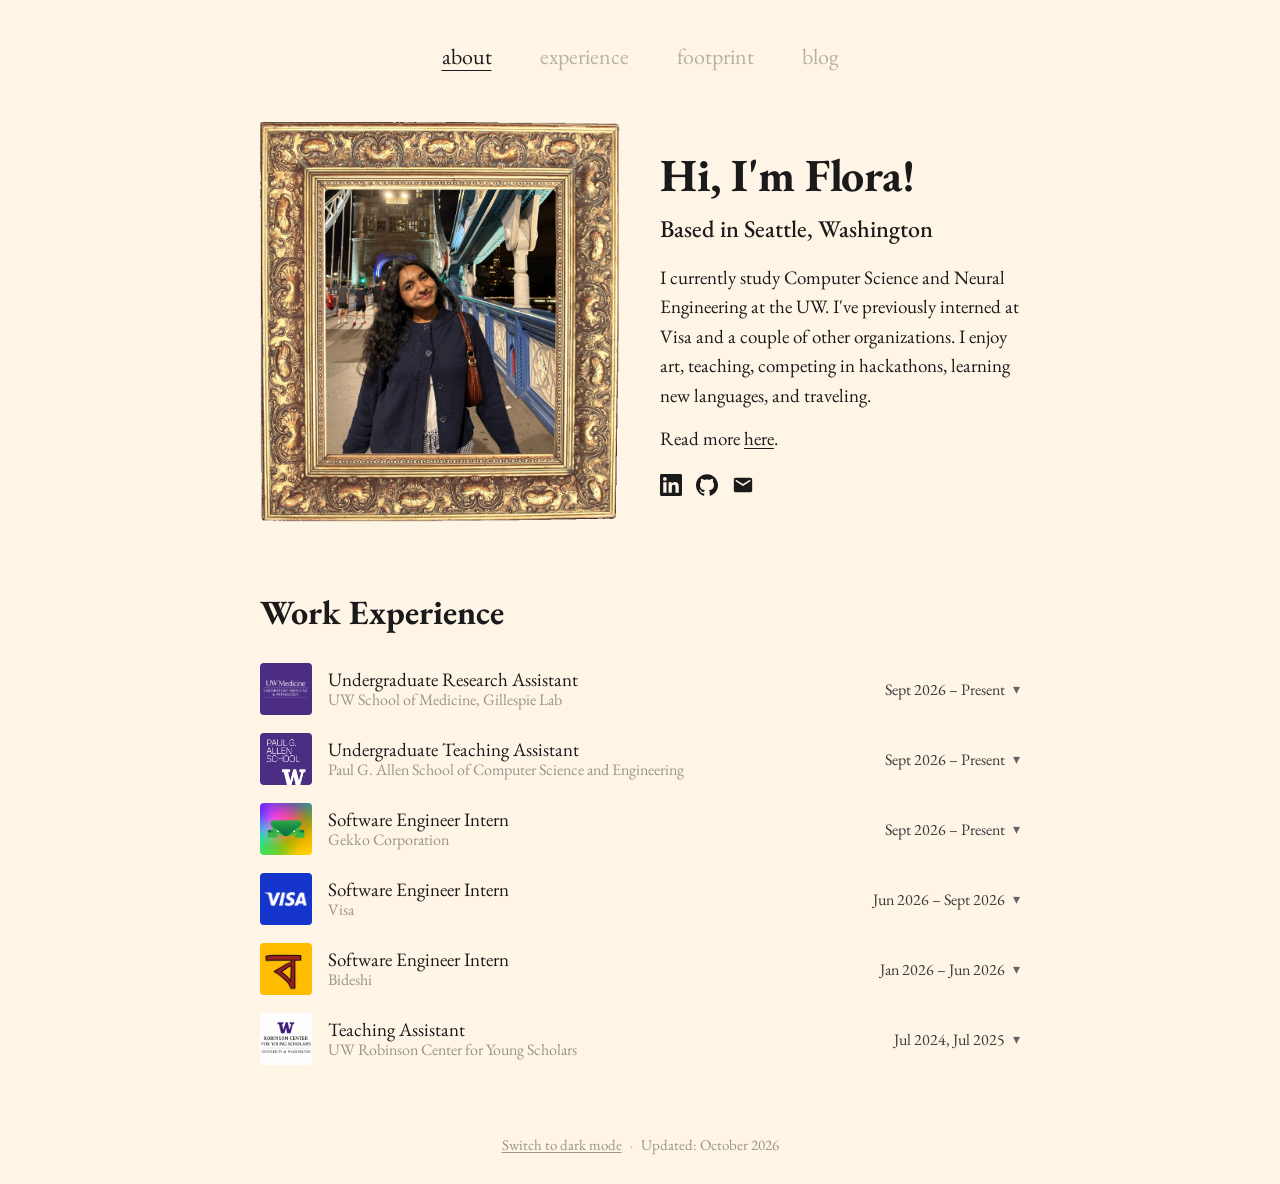
<file: index.html>
<!DOCTYPE html>
<html lang="en">
<head>
    <meta charset="UTF-8">
    <meta name="viewport" content="width=device-width, initial-scale=1.0">
    <title>flora yasmin</title>
    <link rel="icon" href="data:image/svg+xml,<svg xmlns=%22http://www.w3.org/2000/svg%22 viewBox=%220 0 100 100%22><text y=%22.9em%22 font-size=%2290%22>🌺</text></svg>">
    <link rel="preconnect" href="https://fonts.googleapis.com">
    <link rel="preconnect" href="https://fonts.gstatic.com" crossorigin>
    <link href="https://fonts.googleapis.com/css2?family=EB+Garamond:ital,wght@0,400;0,500;0,600;0,700;1,400&display=swap" rel="stylesheet">
    <link rel="stylesheet" href="index.css">
    <script src="theme.js"></script>
</head>
<body>

<header class="site-header">
    <nav class="nav" aria-label="Primary">
        <a href="index.html" class="nav-link active">about</a>
        <a href="#experience" class="nav-link">experience</a>
        <a href="footprint.html" class="nav-link">footprint</a>
        <a href="blog.html" class="nav-link">blog</a>
    </nav>
</header>

<main class="page">
    <section class="hero" aria-label="About">
        <div class="hero-photo">
            <img src="floraframe.png" alt="Flora in an ornate gold frame">
        </div>
        <div class="hero-copy">
            <h1>Hi, I'm Flora!</h1>
            <p class="hero-location">Based in Seattle, Washington</p>
            <p class="hero-bio">I currently study Computer Science and Neural Engineering at the UW. I've previously interned at Visa and a couple of other organizations. I enjoy art, teaching, competing in hackathons, learning new languages, and traveling.</p>
            <p class="hero-more">Read more <a href="blog.html">here</a>.</p>
            <div class="socials" aria-label="Social links">
                <a href="https://linkedin.com/in/florayasmin" target="_blank" rel="noopener" aria-label="LinkedIn">
                    <svg viewBox="0 0 24 24" width="22" height="22" fill="currentColor" aria-hidden="true"><path d="M20.447 20.452h-3.554v-5.569c0-1.328-.027-3.037-1.852-3.037-1.853 0-2.136 1.445-2.136 2.939v5.667H9.351V9h3.414v1.561h.046c.477-.9 1.637-1.85 3.37-1.85 3.601 0 4.267 2.37 4.267 5.455v6.286zM5.337 7.433a2.062 2.062 0 1 1 0-4.125 2.062 2.062 0 0 1 0 4.125zM7.119 20.452H3.555V9h3.564v11.452zM22.225 0H1.771C.792 0 0 .774 0 1.729v20.542C0 23.227.792 24 1.771 24h20.451C23.2 24 24 23.227 24 22.271V1.729C24 .774 23.2 0 22.222 0h.003z"/></svg>
                </a>
                <a href="https://github.com/florayasmin" target="_blank" rel="noopener" aria-label="GitHub">
                    <svg viewBox="0 0 24 24" width="22" height="22" fill="currentColor" aria-hidden="true"><path d="M12 .297c-6.63 0-12 5.373-12 12 0 5.303 3.438 9.8 8.205 11.385.6.113.82-.258.82-.577 0-.285-.01-1.04-.015-2.04-3.338.724-4.042-1.61-4.042-1.61C4.422 18.07 3.633 17.7 3.633 17.7c-1.087-.744.084-.729.084-.729 1.205.084 1.838 1.236 1.838 1.236 1.07 1.835 2.809 1.305 3.495.998.108-.776.417-1.305.76-1.605-2.665-.3-5.466-1.332-5.466-5.93 0-1.31.465-2.38 1.235-3.22-.135-.303-.54-1.523.105-3.176 0 0 1.005-.322 3.3 1.23.96-.267 1.98-.399 3-.405 1.02.006 2.04.138 3 .405 2.28-1.552 3.285-1.23 3.285-1.23.645 1.653.24 2.873.12 3.176.765.84 1.23 1.91 1.23 3.22 0 4.61-2.805 5.625-5.475 5.92.42.36.81 1.096.81 2.22 0 1.606-.015 2.896-.015 3.286 0 .315.21.69.825.57C20.565 22.092 24 17.592 24 12.297c0-6.627-5.373-12-12-12"/></svg>
                </a>
                <a href="mailto:fyasmin@uw.edu" aria-label="Email">
                    <svg viewBox="0 0 24 24" width="22" height="22" fill="currentColor" aria-hidden="true"><path d="M20 4H4c-1.1 0-2 .9-2 2v12c0 1.1.9 2 2 2h16c1.1 0 2-.9 2-2V6c0-1.1-.9-2-2-2zm0 4-8 5-8-5V6l8 5 8-5v2z"/></svg>
                </a>
            </div>
        </div>
    </section>

    <section class="experience" id="experience" aria-labelledby="experience-heading">
        <h2 id="experience-heading">Work Experience</h2>
        <ul class="exp-list">
            <li class="exp-item">
                <button class="exp-toggle" type="button" aria-expanded="false">
                    <img class="exp-logo" src="uwmed.jpg" alt="">
                    <div class="exp-text">
                        <p class="exp-role">Undergraduate Research Assistant</p>
                        <p class="exp-org">UW School of Medicine, Gillespie Lab</p>
                    </div>
                    <span class="exp-meta">
                        <span class="exp-dates">Sept 2026 – Present</span>
                        <span class="exp-chevron" aria-hidden="true">▾</span>
                    </span>
                </button>
                <div class="exp-details" hidden>
                    <p class="exp-desc">Analyzing hippocampal electrophysiology datasets using Python to understand the brain’s mechanisms of memory and decision-making, and impacts on cognitive decline</p>
                    <a class="exp-link" href="https://www.gillespie-lab.com" target="_blank" rel="noopener">https://www.gillespie-lab.com</a>
                </div>
            </li>
            <li class="exp-item">
                <button class="exp-toggle" type="button" aria-expanded="false">
                    <img class="exp-logo" src="uw-allen-school.png" alt="">
                    <div class="exp-text">
                        <p class="exp-role">Undergraduate Teaching Assistant</p>
                        <p class="exp-org">Paul G. Allen School of Computer Science and Engineering</p>
                    </div>
                    <span class="exp-meta">
                        <span class="exp-dates">Sept 2026 – Present</span>
                        <span class="exp-chevron" aria-hidden="true">▾</span>
                    </span>
                </button>
                <div class="exp-details" hidden>
                    <p class="exp-desc">CSE 190B: Freshman Direct-Admit Seminar</p>
                </div>
            </li>
            <li class="exp-item">
                <button class="exp-toggle" type="button" aria-expanded="false">
                    <img class="exp-logo" src="gekkoc.png" alt="">
                    <div class="exp-text">
                        <p class="exp-role">Software Engineer Intern</p>
                        <p class="exp-org">Gekko Corporation</p>
                    </div>
                    <span class="exp-meta">
                        <span class="exp-dates">Sept 2026 – Present</span>
                        <span class="exp-chevron" aria-hidden="true">▾</span>
                    </span>
                </button>
                <div class="exp-details" hidden>
                    <p class="exp-desc">AI SIEM, Recursive Language Models</p>
                </div>
            </li>
            <li class="exp-item">
                <button class="exp-toggle" type="button" aria-expanded="false">
                    <img class="exp-logo" src="visa.png" alt="">
                    <div class="exp-text">
                        <p class="exp-role">Software Engineer Intern</p>
                        <p class="exp-org">Visa</p>
                    </div>
                    <span class="exp-meta">
                        <span class="exp-dates">Jun 2026 – Sept 2026</span>
                        <span class="exp-chevron" aria-hidden="true">▾</span>
                    </span>
                </button>
                <div class="exp-details" hidden>
                    <p class="exp-desc">Acceptance Solutions: Analytics Platform</p>
                    <p class="exp-tags">LLMs, Python, React, LangGraph</p>
                </div>
            </li>
            <li class="exp-item">
                <button class="exp-toggle" type="button" aria-expanded="false">
                    <img class="exp-logo" src="bideshi-logo.png" alt="">
                    <div class="exp-text">
                        <p class="exp-role">Software Engineer Intern</p>
                        <p class="exp-org">Bideshi</p>
                    </div>
                    <span class="exp-meta">
                        <span class="exp-dates">Jan 2026 – Jun 2026</span>
                        <span class="exp-chevron" aria-hidden="true">▾</span>
                    </span>
                </button>
                <div class="exp-details" hidden>
                    <p class="exp-desc">Web Development, UI/UX Focus</p>
                    <a class="exp-link" href="https://bideshi.co" target="_blank" rel="noopener">https://bideshi.co</a>
                </div>
            </li>
            <li class="exp-item">
                <button class="exp-toggle" type="button" aria-expanded="false">
                    <img class="exp-logo" src="robinson.jpg" alt="">
                    <div class="exp-text">
                        <p class="exp-role">Teaching Assistant</p>
                        <p class="exp-org">UW Robinson Center for Young Scholars</p>
                    </div>
                    <span class="exp-meta">
                        <span class="exp-dates">Jul 2024, Jul 2025</span>
                        <span class="exp-chevron" aria-hidden="true">▾</span>
                    </span>
                </button>
                <div class="exp-details" hidden>
                    <p class="exp-desc">Introduction to Robotics + Physics of Roller Coasters!</p>
                </div>
            </li>
        </ul>
    </section>
</main>

<footer class="site-footer">
    <button type="button" class="theme-toggle">Switch to dark mode</button>
    <span class="footer-sep">·</span>
    <span>Updated: October 2026</span>
</footer>

<script>
    document.querySelectorAll('.exp-toggle').forEach((btn) => {
        btn.addEventListener('click', () => {
            const item = btn.closest('.exp-item');
            const details = item.querySelector('.exp-details');
            const open = btn.getAttribute('aria-expanded') === 'true';
            btn.setAttribute('aria-expanded', String(!open));
            item.classList.toggle('open', !open);
            details.hidden = open;
        });
    });
</script>

</body>
</html>
</file>
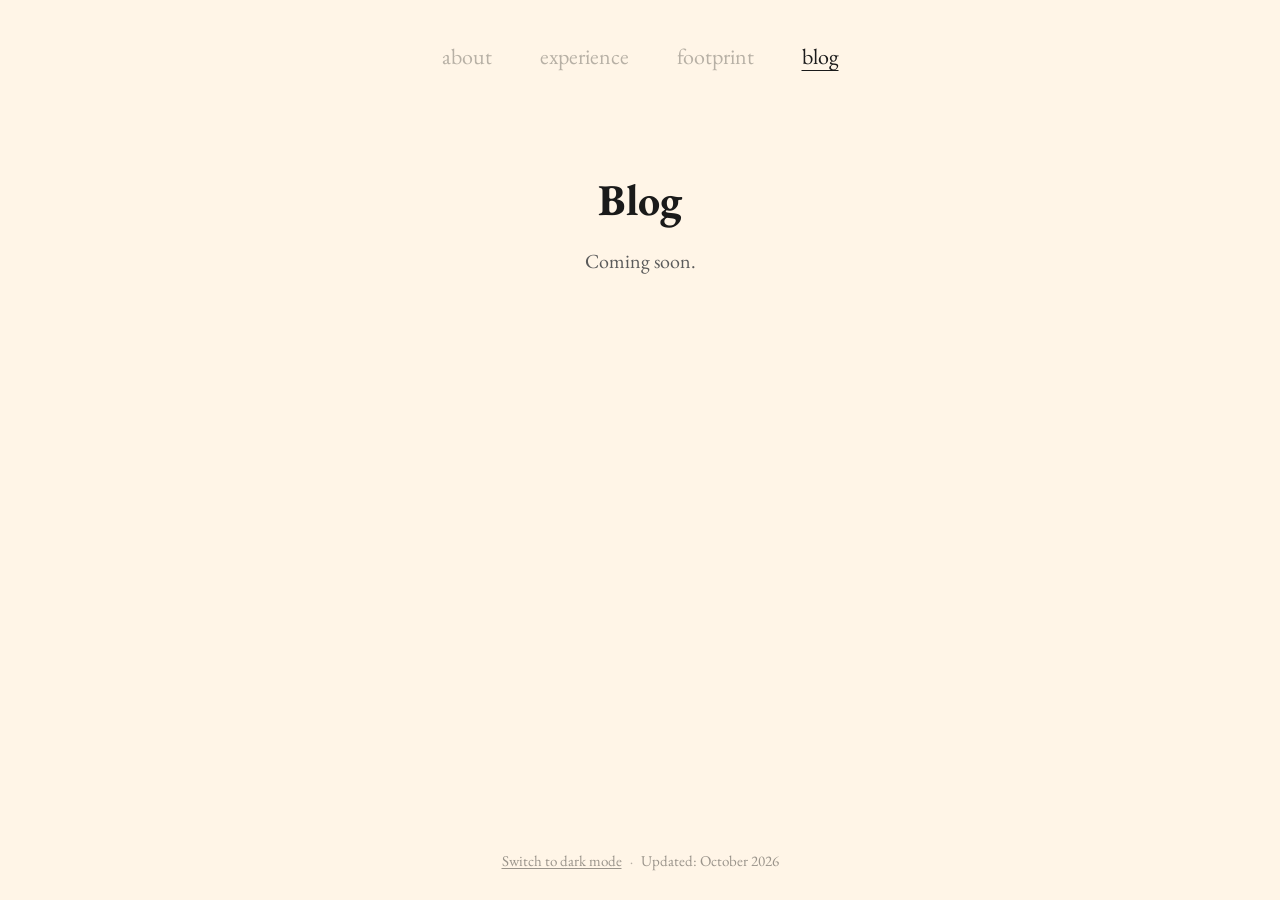
<file: blog.html>
<!DOCTYPE html>
<html lang="en">
<head>
    <meta charset="UTF-8">
    <meta name="viewport" content="width=device-width, initial-scale=1.0">
    <title>blog · flora yasmin</title>
    <link rel="icon" href="data:image/svg+xml,<svg xmlns=%22http://www.w3.org/2000/svg%22 viewBox=%220 0 100 100%22><text y=%22.9em%22 font-size=%2290%22>🌺</text></svg>">
    <link rel="preconnect" href="https://fonts.googleapis.com">
    <link rel="preconnect" href="https://fonts.gstatic.com" crossorigin>
    <link href="https://fonts.googleapis.com/css2?family=EB+Garamond:ital,wght@0,400;0,500;0,600;0,700;1,400&display=swap" rel="stylesheet">
    <link rel="stylesheet" href="index.css">
    <script src="theme.js"></script>
</head>
<body>

<header class="site-header">
    <nav class="nav" aria-label="Primary">
        <a href="index.html" class="nav-link">about</a>
        <a href="index.html#experience" class="nav-link">experience</a>
        <a href="footprint.html" class="nav-link">footprint</a>
        <a href="blog.html" class="nav-link active">blog</a>
    </nav>
</header>

<main class="placeholder-page">
    <h1>Blog</h1>
    <p>Coming soon.</p>
</main>

<footer class="site-footer">
    <button type="button" class="theme-toggle">Switch to dark mode</button>
    <span class="footer-sep">·</span>
    <span>Updated: October 2026</span>
</footer>

</body>
</html>
</file>
<file: index.css>
:root {
    --bg: #fff5e7;
    --text: #1a1a1a;
    --text-muted: #5a5a5a;
    --text-soft: #9a948b;
    --text-mid: #3a3a3a;
    --nav-idle: #b7b0a5;
    --detail: #666;
    --tags: #8a8a8a;
    --logo-bg: #fff;
    --map-land: #efe2cf;
    --map-visited: #c4a574;
    --map-visited-hover: #b08d55;
    --map-marker: #8b6914;
    --map-marker-hover: #6d5210;
    --modal-border: #ead9c2;
    --modal-chip: #efe2cf;
    --modal-backdrop: rgba(40, 30, 20, 0.45);
    --slot-text: #8a7a66;
    --footer: #9a948b;
}

html[data-theme="dark"] {
    --bg: #1b1924;
    --text: #fff5e7;
    --text-muted: #b7b0a5;
    --text-soft: #8a8494;
    --text-mid: #d4cfc4;
    --nav-idle: #6f6a78;
    --detail: #b7b0a5;
    --tags: #8a8494;
    --logo-bg: #2a2735;
    --map-land: #2a2735;
    --map-visited: #c4a574;
    --map-visited-hover: #d4b88a;
    --map-marker: #e0c089;
    --map-marker-hover: #fff5e7;
    --modal-border: #3a3648;
    --modal-chip: #2a2735;
    --modal-backdrop: rgba(0, 0, 0, 0.55);
    --slot-text: #8a8494;
    --footer: #8a8494;
}

*, *::before, *::after {
    box-sizing: border-box;
    margin: 0;
    padding: 0;
}

html {
    scroll-behavior: smooth;
}

body {
    font-family: "EB Garamond", Garamond, "Times New Roman", serif;
    background-color: var(--bg);
    color: var(--text);
    min-height: 100vh;
    line-height: 1.55;
    -webkit-font-smoothing: antialiased;
    display: flex;
    flex-direction: column;
    transition: background-color 0.2s ease, color 0.2s ease;
}

a {
    color: inherit;
    text-decoration: none;
}

img {
    display: block;
    max-width: 100%;
}

.site-header {
    padding: 40px 24px 12px;
}

.nav {
    display: flex;
    justify-content: center;
    gap: 48px;
    flex-wrap: wrap;
}

.nav-link {
    font-size: 22px;
    font-weight: 400;
    color: var(--nav-idle);
    transition: color 0.15s ease;
}

.nav-link:hover,
.nav-link.active {
    color: var(--text);
}

.nav-link.active {
    text-decoration: underline;
    text-underline-offset: 6px;
    text-decoration-thickness: 1px;
}

.page {
    width: min(760px, calc(100% - 64px));
    margin: 0 auto;
    padding: 36px 0 48px;
    flex: 1;
}

.hero {
    display: grid;
    grid-template-columns: 1fr 1fr;
    gap: 40px;
    align-items: center;
    margin-bottom: 64px;
}

.hero-photo {
    width: 100%;
}

.hero-photo img {
    width: 100%;
    height: auto;
}

.hero-copy h1 {
    font-size: clamp(34px, 4.5vw, 46px);
    font-weight: 700;
    line-height: 1.15;
    margin-bottom: 8px;
    letter-spacing: -0.01em;
}

.hero-location {
    font-size: clamp(18px, 2.2vw, 24px);
    font-weight: 500;
    margin-bottom: 16px;
}

.hero-bio {
    font-size: clamp(16px, 1.7vw, 19px);
    margin-bottom: 14px;
}

.hero-more {
    font-size: clamp(16px, 1.7vw, 19px);
    margin-bottom: 20px;
}

.hero-more a {
    text-decoration: underline;
    text-underline-offset: 3px;
}

.socials {
    display: flex;
    align-items: center;
    gap: 14px;
}

.socials a {
    color: var(--text);
    display: inline-flex;
    transition: opacity 0.15s ease;
}

.socials a:hover {
    opacity: 0.65;
}

.experience h2 {
    font-size: clamp(26px, 3.2vw, 34px);
    font-weight: 700;
    margin-bottom: 24px;
}

.exp-list {
    list-style: none;
    display: flex;
    flex-direction: column;
    gap: 18px;
}

.exp-item {
    display: block;
}

.exp-toggle {
    width: 100%;
    display: grid;
    grid-template-columns: 52px minmax(0, 1fr) auto;
    gap: 16px;
    align-items: center;
    background: none;
    border: none;
    padding: 0;
    cursor: pointer;
    text-align: left;
    font-family: inherit;
    color: inherit;
}

.exp-logo {
    width: 52px;
    height: 52px;
    object-fit: cover;
    border-radius: 4px;
    background: var(--logo-bg);
}

.exp-role {
    font-size: 19px;
    font-weight: 400;
    color: var(--text);
    line-height: 1.15;
}

.exp-org {
    font-size: 16px;
    color: var(--text-soft);
    margin-top: 0;
    line-height: 1.2;
}

.exp-meta {
    display: inline-flex;
    align-items: center;
    gap: 8px;
    flex-shrink: 0;
}

.exp-dates {
    font-size: 16px;
    color: var(--text-mid);
    white-space: nowrap;
    text-align: right;
}

.exp-chevron {
    font-size: 14px;
    color: var(--detail);
    line-height: 1;
    transition: transform 0.2s ease;
}

.exp-item.open .exp-chevron {
    transform: rotate(180deg);
}

.exp-details {
    padding: 10px 0 4px 68px;
    color: var(--detail);
    font-size: 16px;
    line-height: 1.45;
}

.exp-details[hidden] {
    display: none;
}

.exp-desc,
.exp-link,
.exp-tags {
    margin: 0 0 4px;
    display: block;
}

.exp-link {
    text-decoration: underline;
    text-underline-offset: 2px;
    color: var(--detail);
    width: fit-content;
}

.exp-link:hover {
    color: var(--text);
}

.exp-tags {
    color: var(--tags);
    font-size: 13px;
}

.placeholder-page {
    width: min(720px, calc(100% - 48px));
    margin: 0 auto;
    padding: 80px 0 48px;
    text-align: center;
    flex: 1;
}

.placeholder-page h1 {
    font-size: clamp(32px, 4vw, 44px);
    font-weight: 700;
    margin-bottom: 12px;
}

.placeholder-page p {
    font-size: 20px;
    color: var(--text-muted);
}

.site-footer {
    display: flex;
    align-items: center;
    justify-content: center;
    flex-wrap: wrap;
    gap: 8px;
    padding: 20px 16px 28px;
    font-size: 15px;
    color: var(--footer);
}

.theme-toggle {
    font-family: inherit;
    font-size: 15px;
    color: var(--footer);
    background: none;
    border: none;
    padding: 0;
    cursor: pointer;
    text-decoration: underline;
    text-underline-offset: 2px;
}

.theme-toggle:hover {
    color: var(--text);
}

.footer-sep {
    opacity: 0.7;
}

@media (max-width: 800px) {
    .nav {
        gap: 24px;
    }

    .nav-link {
        font-size: 18px;
    }

    .page {
        width: min(760px, calc(100% - 40px));
        padding-top: 24px;
    }

    .hero {
        grid-template-columns: 1fr;
        gap: 28px;
        margin-bottom: 48px;
    }

    .hero-photo {
        max-width: 300px;
        margin: 0 auto;
    }

    .exp-toggle {
        grid-template-columns: 48px 1fr;
        gap: 14px;
    }

    .exp-logo {
        width: 48px;
        height: 48px;
    }

    .exp-meta {
        grid-column: 2;
        justify-self: start;
    }

    .exp-dates {
        text-align: left;
        white-space: normal;
        font-size: 15px;
        color: var(--detail);
    }

    .exp-details {
        padding-left: 62px;
    }
}

/* ── footprint map ── */
.footprint-body {
    min-height: 100vh;
}

.footprint-body .site-header {
    padding-bottom: 0;
}

.footprint-page {
    width: min(1180px, calc(100% - 32px));
    margin: 0 auto;
    padding: 36px 0 24px;
    flex: 1;
    display: flex;
    flex-direction: column;
}

.footprint-instruction {
    text-align: center;
    font-size: 22px;
    color: var(--text);
    margin-bottom: 6px;
}

.footprint-sub {
    text-align: center;
    font-size: 18px;
    color: var(--text-muted);
    margin-bottom: 8px;
}

.map-wrap {
    width: 100%;
    flex: 1;
    min-height: min(68vh, 640px);
    background: transparent;
    border: none;
    border-radius: 0;
    overflow: visible;
    display: flex;
    align-items: center;
    position: relative;
}

.map-tooltip {
    position: absolute;
    z-index: 5;
    transform: translate(-50%, calc(-100% - 12px));
    background: var(--text);
    color: var(--bg);
    font-size: 14px;
    line-height: 1.3;
    padding: 6px 10px;
    border-radius: 6px;
    white-space: nowrap;
    pointer-events: none;
    box-shadow: 0 4px 14px rgba(0, 0, 0, 0.18);
}

.map-tooltip[hidden] {
    display: none;
}

#worldMap {
    width: 100%;
    height: 100%;
    min-height: min(68vh, 640px);
    display: block;
}

.map-ocean {
    fill: var(--bg);
}

.map-land {
    fill: var(--map-land);
}

.map-country {
    fill: var(--map-land);
    stroke: var(--bg);
    stroke-width: 0.6;
    transition: fill 0.15s ease;
}

.map-country.visited {
    fill: var(--map-visited);
    cursor: default;
}

.map-country.visited:hover {
    fill: var(--map-visited-hover);
}

.map-marker-dot {
    fill: var(--map-marker);
    stroke: var(--bg);
    stroke-width: 1.5;
    pointer-events: none;
}

.map-marker.special .map-marker-dot {
    fill: #77a5fd;
}

.map-marker-hit {
    fill: transparent;
}

.map-marker:hover .map-marker-dot {
    fill: var(--map-marker-hover);
}

.map-marker.special:hover .map-marker-dot {
    fill: #2e8bf5;
}

.map-fallback {
    text-align: center;
    padding: 48px 20px;
    color: var(--text-muted);
    font-size: 18px;
    width: 100%;
}

.place-modal {
    position: fixed;
    inset: 0;
    z-index: 100;
    display: flex;
    align-items: center;
    justify-content: center;
    padding: 24px;
}

.place-modal.has-gallery {
    /* Bias slightly downward so only the first intro line stays visible above */
    align-items: center;
    padding-top: 36px;
    padding-bottom: 24px;
    overflow-y: auto;
}

.place-modal[hidden] {
    display: none;
}

.place-modal-backdrop {
    position: absolute;
    inset: 0;
    background: var(--modal-backdrop);
}

.place-modal-card {
    position: relative;
    z-index: 1;
    width: min(520px, 100%);
    max-height: min(80vh, 640px);
    overflow-y: auto;
    background: var(--bg);
    border: 1px solid var(--modal-border);
    border-radius: 14px;
    padding: 28px 28px 24px;
    box-shadow: 0 16px 48px rgba(0, 0, 0, 0.18);
    color: var(--text);
}

/* Gallery template (Italy and future special places) */
.place-modal.has-gallery .place-modal-card {
    width: min(760px, calc(100vw - 48px));
    max-height: min(84vh, 780px);
    margin-top: 8px;
    padding: 14px 20px 20px;
    display: flex;
    flex-direction: column;
    overflow: hidden;
}

.place-modal-header {
    display: flex;
    align-items: center;
    gap: 12px;
    margin-bottom: 12px;
    flex-shrink: 0;
}

.place-modal-close {
    position: static;
    flex: 0 0 auto;
    width: 28px;
    height: 28px;
    border: none;
    border-radius: 50%;
    background: var(--modal-chip);
    color: var(--text);
    cursor: pointer;
    font-family: inherit;
    font-size: 13px;
    line-height: 1;
    z-index: 2;
    display: flex;
    align-items: center;
    justify-content: center;
    padding: 0;
    margin-left: auto;
}

.place-modal.has-gallery .place-modal-close {
    width: 28px;
    height: 28px;
}

.place-modal-close:hover {
    opacity: 0.85;
}

.place-modal-card h2,
.place-modal-heading {
    font-size: 30px;
    font-weight: 700;
    margin-bottom: 0;
    padding-right: 0;
    line-height: 1.25;
    flex: 1 1 auto;
    min-width: 0;
}

.place-modal.has-gallery .place-modal-heading {
    display: flex;
    flex-wrap: wrap;
    align-items: baseline;
    column-gap: 0.3em;
    row-gap: 0.15em;
    margin-bottom: 0;
    font-size: 32px;
}

.place-modal-name {
    font-weight: 700;
    color: var(--text);
}

.place-modal-tagline {
    font-size: 16px;
    font-weight: 400;
    color: var(--text-muted);
    line-height: 1.35;
}

.place-modal-tagline[hidden] {
    display: none;
}

.place-modal-story {
    font-size: 18px;
    color: var(--text-mid);
    margin-bottom: 18px;
    line-height: 1.6;
}

.place-modal-story[hidden] {
    display: none;
}

.place-modal-photos {
    display: grid;
    grid-template-columns: 1fr 1fr;
    gap: 10px;
}

.place-modal.has-gallery .place-modal-photos {
    grid-template-columns: repeat(4, minmax(0, 1fr));
    gap: 6px;
    flex: 0 1 auto;
    min-height: 0;
    overflow-y: auto;
    overscroll-behavior: contain;
    align-content: start;
}

.place-modal-photo {
    position: relative;
    width: 100%;
    aspect-ratio: 1 / 1;
    overflow: hidden;
    background: var(--modal-chip);
    border-radius: 0;
}

/* Fallback square box for browsers that mishandle aspect-ratio on grid children */
.place-modal.has-gallery .place-modal-photo {
    height: 0;
    padding-bottom: 100%;
    aspect-ratio: auto;
}

/* Tall tile fills the right-hand column across three rows */
.place-modal.has-gallery .place-modal-photo.tall {
    grid-column: 4;
    grid-row: 1 / span 3;
    height: auto;
    padding-bottom: 0;
}

.place-modal-photo img {
    position: absolute;
    inset: 0;
    width: 100%;
    height: 100%;
    max-width: none;
    object-fit: cover;
    object-position: center;
    display: block;
    border-radius: 0;
}

.place-modal:not(.has-gallery) .place-modal-photo {
    height: auto;
    padding-bottom: 0;
    aspect-ratio: 1 / 1;
}

.place-modal:not(.has-gallery) .place-modal-photo img {
    border-radius: 8px;
}

.photo-slot {
    aspect-ratio: 1 / 1;
    border-radius: 8px;
    background: var(--modal-chip);
    border: 1px dashed var(--map-visited);
    color: var(--slot-text);
    display: flex;
    align-items: center;
    justify-content: center;
    font-size: 15px;
}

.footprint-mobile-note {
    display: none;
}

@media (max-width: 700px) {
    .footprint-page {
        width: calc(100% - 20px);
        padding-top: 24px;
        justify-content: center;
        min-height: 60vh;
    }

    .footprint-instruction,
    .footprint-sub,
    .map-wrap {
        display: none;
    }

    .footprint-mobile-note {
        display: block;
        text-align: center;
        font-size: 20px;
        line-height: 1.5;
        color: var(--text-mid);
        max-width: 18em;
        margin: 0 auto;
        padding: 24px 16px;
    }
}

@media (max-width: 600px) {
    .place-modal.has-gallery .place-modal-card {
        width: min(520px, calc(100vw - 24px));
        padding: 18px 16px 14px;
    }

    .place-modal.has-gallery .place-modal-heading {
        font-size: 28px;
    }

    .place-modal.has-gallery .place-modal-photos {
        grid-template-columns: repeat(2, minmax(0, 1fr));
        gap: 5px;
    }

    .place-modal-card {
        padding: 24px 18px 18px;
    }
}
</file>
